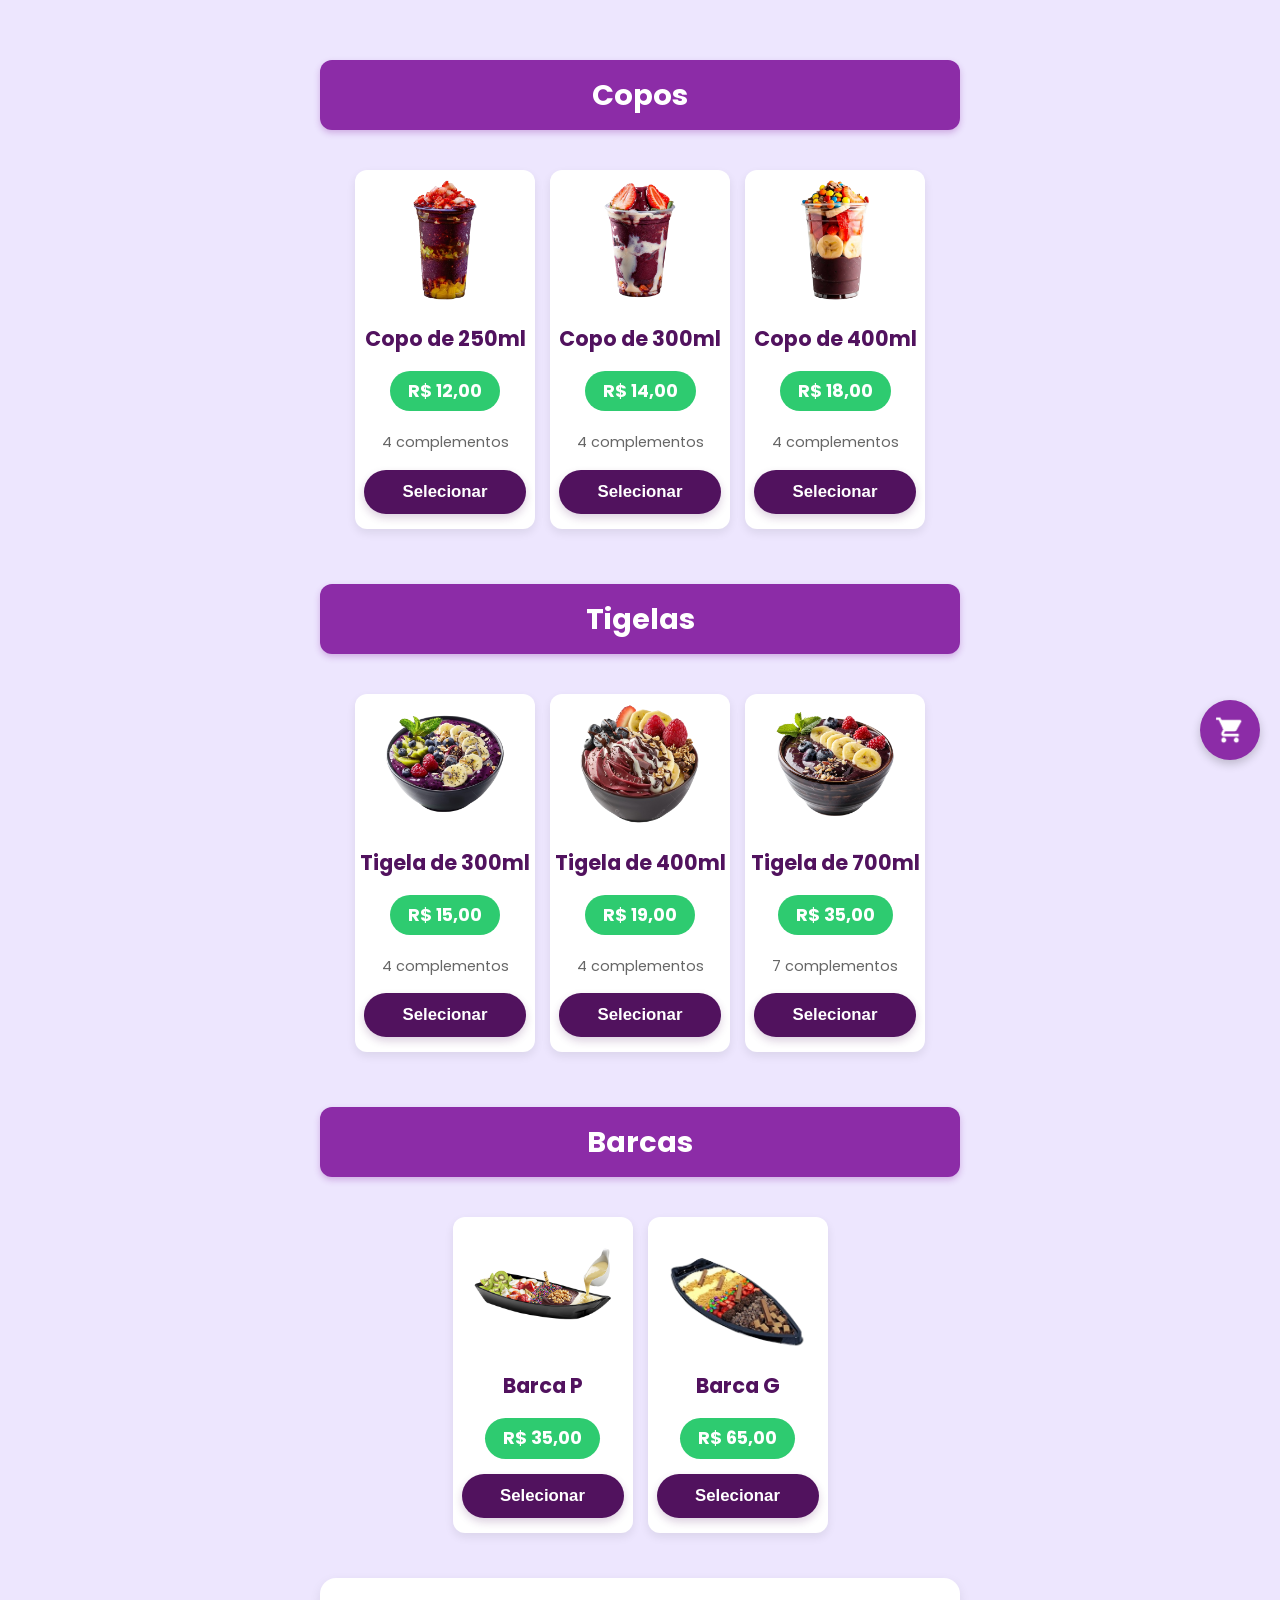
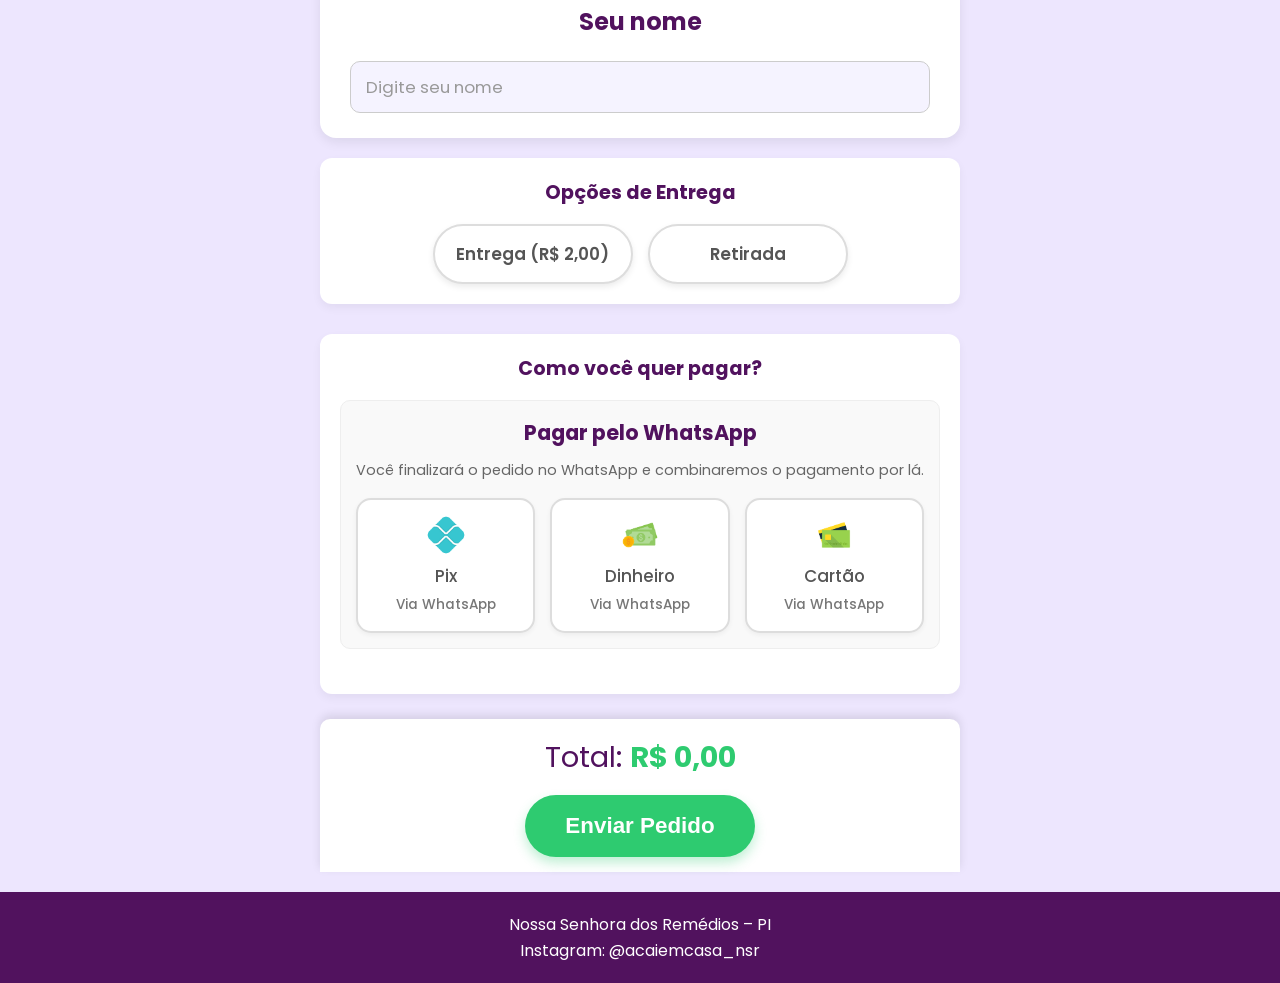
<file: index.html>
<!DOCTYPE html>
<html lang="pt-BR">
  <head>
    <meta charset="UTF-8" />
    <link rel="icon" type="image/x-icon" href="/favicon.ico" />
    <meta name="viewport" content="width=device-width, initial-scale=1.0" />
    <title>Açaí Em Casa - O Melhor da Cidade</title>
    <link rel="stylesheet" href="src/styles.css" />
    <!-- Google tag (gtag.js) -->
<script async src="https://www.googletagmanager.com/gtag/js?id=G-FT7NYWC2D3"></script>
<script>
  window.dataLayer = window.dataLayer || [];
  function gtag(){dataLayer.push(arguments);}
  gtag('js', new Date());

  gtag('config', 'G-FT7NYWC2D3');
</script>
  </head>
  <body>
    <div id="mobile-banner">
      <img src="p.png" alt="Banner de Promoção" />
    </div>

    <div class="banner"></div>

    <div class="container">
      <section class="section">
        <h2 class="section-title">Copos</h2>
        <div class="products-grid">
          <div class="product-card">
            <img src="/copo1.png" alt="Copo de 250ml" />
            <h3>Copo de 250ml</h3>
            <div class="price">R$ 12,00</div>
            <p class="complements-info">4 complementos</p>
            <button
              class="select-btn"
              data-product-id="copo250"
              onclick="selectProduct('copo250')"
            >
              Selecionar
            </button>
          </div>

          <div class="product-card">
            <img src="/copo2.png" alt="Copo de 300ml" />
            <h3>Copo de 300ml</h3>
            <div class="price">R$ 14,00</div>
            <p class="complements-info">4 complementos</p>
            <button
              class="select-btn"
              data-product-id="copo300"
              onclick="selectProduct('copo300')"
            >
              Selecionar
            </button>
          </div>

          <div class="product-card">
            <img src="/copo3.png" alt="Copo de 400ml" />
            <h3>Copo de 400ml</h3>
            <div class="price">R$ 18,00</div>
            <p class="complements-info">4 complementos</p>
            <button
              class="select-btn"
              data-product-id="copo400"
              onclick="selectProduct('copo400')"
            >
              Selecionar
            </button>
          </div>
        </div>
      </section>

      <section class="section">
        <h2 class="section-title">Tigelas</h2>
        <div class="products-grid">
          <div class="product-card">
            <img src="/tigela1.png" alt="Tigela de 300ml" />
            <h3>Tigela de 300ml</h3>
            <div class="price">R$ 15,00</div>
            <p class="complements-info">4 complementos</p>
            <button
              class="select-btn"
              data-product-id="tigela300"
              onclick="selectProduct('tigela300')"
            >
              Selecionar
            </button>
          </div>

          <div class="product-card">
            <img src="/tigela2.png" alt="Tigela de 400ml" />
            <h3>Tigela de 400ml</h3>
            <div class="price">R$ 19,00</div>
            <p class="complements-info">4 complementos</p>
            <button
              class="select-btn"
              data-product-id="tigela400"
              onclick="selectProduct('tigela400')"
            >
              Selecionar
            </button>
          </div>

          <div class="product-card">
            <img src="/tigela3.png" alt="Tigela de 700ml" />
            <h3>Tigela de 700ml</h3>
            <div class="price">R$ 35,00</div>
            <p class="complements-info">7 complementos</p>
            <button
              class="select-btn"
              data-product-id="tigela700"
              onclick="selectProduct('tigela700')"
            >
              Selecionar
            </button>
          </div>
        </div>
      </section>

      <section class="section">
        <h2 class="section-title">Barcas</h2>
        <div class="products-grid">
          <div class="product-card">
            <img src="/barca1.png" alt="Barca Pequena" />
            <h3>Barca P</h3>
            <div class="price">R$ 35,00</div>
            <button
              class="select-btn"
              data-product-id="barcaP"
              onclick="selectProduct('barcaP')"
            >
              Selecionar
            </button>
          </div>

          <div class="product-card">
            <img src="/barca2.png" alt="Barca Grande" />
            <h3>Barca G</h3>
            <div class="price">R$ 65,00</div>
            <button
              class="select-btn"
              data-product-id="barcaG"
              onclick="selectProduct('barcaG')"
            >
              Selecionar
            </button>
          </div>
        </div>
      </section>

      <section class="section form-section">
        <h3>Seu nome</h3>
        <input type="text" id="customer-name" placeholder="Digite seu nome" />
        <div id="email-phone-fields" style="display:none;">
            <input type="email" id="customer-email" placeholder="Seu e-mail (opcional)" />
            <input type="tel" id="customer-phone" placeholder="Seu telefone (opcional)" />
        </div>
      </section>

      <section class="delivery-section">
        <h3>Opções de Entrega</h3>
        <div class="delivery-options-wrapper" id="delivery-options-wrapper">
          <div class="delivery-option">
            <input
              type="checkbox"
              id="delivery-checkbox"
              onchange="handleDeliveryChange(this)"
            />
            <label for="delivery-checkbox">Entrega (R$ 2,00)</label>
          </div>
          <div class="delivery-option">
            <input
              type="checkbox"
              id="pickup-checkbox"
              onchange="handlePickupChange(this)"
            />
            <label for="pickup-checkbox">Retirada</label>
          </div>
        </div>
      </section>
      
      <section class="section form-section" id="delivery-address-section" style="display: none;">
        <h3>Local de Entrega</h3>
        <input type="text" id="delivery-address" placeholder="Digite seu endereço" />
      </section>

      <div id="main-payment-choice-section" style="margin-top: 30px; padding: 20px; background: #ffffff; border-radius: 12px; box-shadow: 0 4px 10px rgba(0,0,0,0.05);">
        <h3>Como você quer pagar?</h3>
        
        <div class="payment-mode-group">
          <h4>Pagar pelo WhatsApp</h4>
          <p class="payment-mode-description">Você finalizará o pedido no WhatsApp e combinaremos o pagamento por lá.</p>
          <div class="payment-options">
            <label class="payment-card" data-method="whatsapp-pix">
                <input type="radio" name="payment" value="whatsapp-pix" onchange="selectPaymentMethod('whatsapp-pix')">
                <img src="/icons/pix.png" alt="Pix" />
                <div>Pix</div>
                <small>Via WhatsApp</small>
            </label>

            <label class="payment-card" data-method="whatsapp-especie">
                <input type="radio" name="payment" value="whatsapp-especie" onchange="selectPaymentMethod('whatsapp-especie')">
                <img src="/icons/money.png" alt="Dinheiro" />
                <div>Dinheiro</div>
                <small>Via WhatsApp</small>
            </label>

            <label class="payment-card" data-method="whatsapp-cartao">
                <input type="radio" name="payment" value="whatsapp-cartao" onchange="selectPaymentMethod('whatsapp-cartao')">
                <img src="/icons/card.png" alt="Cartão" />
                <div>Cartão</div>
                <small>Via WhatsApp</small>
            </label>
          </div>
        </div>

        <div id="troco-section" style="display: none">
          <label>Troco para quanto? R$
            <input type="number" id="troco-value" min="0" step="0.01" />
          </label>
        </div>
      </div>

      <section class="section" id="old-cart-section" style="display: none">
        <h3>Pedidos adicionados (OLD)</h3>
        <ul id="cart-list-old" style="list-style: none; padding-left: 0"></ul>
        <button onclick="clearCart()">Limpar tudo e recomeçar</button>
      </section>

      <section class="summary-section">
        <div class="total-price">
          Total: <span id="total-price">R$ 0,00</span>
        </div>
        <div style="display: flex; flex-direction: column; gap: 10px">
          <button
            class="confirm-btn"
            id="confirm-all-btn"
            onclick="confirmAllOrders()"
            
          >
            Enviar Pedido
          </button>
        </div>
      </section>
    </div>

    <button class="floating-cart-btn" id="cart-icon" onclick="openCartModal()"> 
      <img src="/icons/cart.png" alt="Meu Carrinho" />
      <span id="cart-count">0</span>
    </button>

    <div id="cart-modal-overlay">
      <div id="cart-modal-content">
        <button class="close-modal-btn" onclick="closeCartModal()">X</button>
        <h3>Seu Carrinho</h3>
        <ul id="cart-modal-list"></ul>
        <div class="modal-total-price">
          Total: <span id="modal-total-price">R$ 0,00</span>
        </div>

        <div class="modal-cart-actions">
          <button
            class="modal-action-btn continue-shopping"
            onclick="closeCartModal()"
          >
            Selecionar mais itens
          </button>
          <button
            class="modal-action-btn confirm-order"
            onclick="confirmAllOrders()"
            
          >
            Enviar Pedido
          </button>
        </div>
        <button class="modal-clear-cart-btn" onclick="clearCart()">
          Limpar Carrinho
        </button>
      </div>
    </div>

    <div id="complements-modal-overlay">
      <div id="complements-modal-content">
        <button class="close-modal-btn" onclick="cancelComplementsSelection()">
          X
        </button>
        <h3>Escolha seus complementos</h3>
        <div id="complement-limit-info-modal"></div>

        <div class="search-complement-wrapper">
          <input type="text" id="complement-search-input" placeholder="Pesquisar complemento..." onkeyup="filterComplements()" />
          <span class="search-icon">🔍</span> </div>
        <div class="complements-scroll-area">
          <div class="complement-category">
            <h4>Complementos Grátis</h4>
            <div class="complements-grid">
              <div class="complement-item">
                <input
                  type="checkbox"
                  id="leite_po"
                  data-complement-id="leite_po"
                  data-price="0"
                  onchange="toggleComplement('leite_po', this.checked)"
                />
                <label for="leite_po">Leite em pó</label>
              </div>
              <div class="complement-item">
                <input
                  type="checkbox"
                  id="castanha"
                  data-complement-id="castanha"
                  data-price="0"
                  onchange="toggleComplement('castanha', this.checked)"
                />
                <label for="castanha">Castanha</label>
              </div>
              <div class="complement-item">
                <input
                  type="checkbox"
                  id="amendoim"
                  data-complement-id="amendoim"
                  data-price="0"
                  onchange="toggleComplement('amendoim', this.checked)"
                />
                <label for="amendoim">Amendoim</label>
              </div>
              <div class="complement-item">
                <input
                  type="checkbox"
                  id="granola"
                  data-complement-id="granola"
                  data-price="0"
                  onchange="toggleComplement('granola', this.checked)"
                />
                <label for="granola">Granola</label>
              </div>
              <div class="complement-item">
                <input
                  type="checkbox"
                  id="sucrilhos"
                  data-complement-id="sucrilhos"
                  data-price="0"
                  onchange="toggleComplement('sucrilhos', this.checked)"
                />
                <label for="sucrilhos">Sucrilhos</label>
              </div>
              <div class="complement-item">
                <input
                  type="checkbox"
                  id="tapioca"
                  data-complement-id="tapioca"
                  data-price="0"
                  onchange="toggleComplement('tapioca', this.checked)"
                />
                <label for="tapioca">Tapioca</label>
              </div>
              <div class="complement-item">
                <input
                  type="checkbox"
                  id="pacoca"
                  data-complement-id="pacoca"
                  data-price="0"
                  onchange="toggleComplement('pacoca', this.checked)"
                />
                <label for="pacoca">Paçoca</label>
              </div>
              <div class="complement-item">
                <input
                  type="checkbox"
                  id="cereja"
                  data-complement-id="cereja"
                  data-price="0"
                  onchange="toggleComplement('cereja', this.checked)"
                />
                <label for="cereja">Cereja</label>
              </div>
              <div class="complement-item">
                <input
                  type="checkbox"
                  id="choco_power"
                  data-complement-id="choco_power"
                  data-price="0"
                  onchange="toggleComplement('choco_power', this.checked)"
                />
                <label for="choco_power">Choco Power</label>
              </div>
              <div class="complement-item">
                <input
                  type="checkbox"
                  id="flocos_arroz"
                  data-complement-id="flocos_arroz"
                  data-price="0"
                  onchange="toggleComplement('flocos_arroz', this.checked)"
                />
                <label for="flocos_arroz">Flocos de arroz</label>
              </div>
              <div class="complement-item">
                <input
                  type="checkbox"
                  id="marshmallow"
                  data-complement-id="marshmallow"
                  data-price="0"
                  onchange="toggleComplement('marshmallow', this.checked)"
                />
                <label for="marshmallow">Marshmallow</label>
              </div>
              <div class="complement-item">
                <input
                  type="checkbox"
                  id="jujuba"
                  data-complement-id="jujuba"
                  data-price="0"
                  onchange="toggleComplement('jujuba', this.checked)"
                />
                <label for="jujuba">Jujuba</label>
              </div>
              <div class="complement-item">
                <input
                  type="checkbox"
                  id="mm"
                  data-complement-id="mm"
                  data-price="0"
                  onchange="toggleComplement('mm', this.checked)"
                />
                <label for="mm">M&M</label>
              </div>
              <div class="complement-item">
                <input
                  type="checkbox"
                  id="bolacha"
                  data-complement-id="bolacha"
                  data-price="0"
                  onchange="toggleComplement('bolacha', this.checked)"
                />
                <label for="bolacha">Bolacha</label>
              </div>
              <div class="complement-item">
                <input
                  type="checkbox"
                  id="bolacha_trit"
                  data-complement-id="bolacha_trit"
                  data-price="0"
                  onchange="toggleComplement('bolacha_trit', this.checked)"
                />
                <label for="bolacha_trit">Bolacha (triturado)</label>
              </div>
              <div class="complement-item">
                <input
                  type="checkbox"
                  id="bolacha_triunfo"
                  data-complement-id="bolacha_triunfo"
                  data-price="0"
                  onchange="toggleComplement('bolacha_triunfo', this.checked)"
                />
                <label for="bolacha_triunfo">Bolacha (Triunfo)</label>
              </div>
              <div class="complement-item">
                <input
                  type="checkbox"
                  id="chocolate_trit"
                  data-complement-id="chocolate_trit"
                  data-price="0"
                  onchange="toggleComplement('chocolate_trit', this.checked)"
                />
                <label for="chocolate_trit">Chocolate (triturado)</label>
              </div>
              <div class="complement-item">
                <input
                  type="checkbox"
                  id="granulado"
                  data-complement-id="granulado"
                  data-price="0"
                  onchange="toggleComplement('granulado', this.checked)"
                />
                <label for="granulado">Granulado</label>
              </div>
            </div>
          </div>

          <div class="complement-category">
            <h4>Frutas</h4>
            <div class="complements-grid">
              <div class="complement-item">
                <input
                  type="checkbox"
                  id="banana"
                  data-complement-id="banana"
                  data-price="0"
                  onchange="toggleComplement('banana', this.checked)"
                />
                <label for="banana">Banana</label>
              </div>
              <div class="complement-item">
                <input
                  type="checkbox"
                  id="uva"
                  data-complement-id="uva"
                  data-price="0"
                  onchange="toggleComplement('uva', this.checked)"
                />
                <label for="uva">Uva</label>
              </div>
            </div>
          </div>

          <div class="complement-category">
            <h4>Coberturas</h4>
            <div class="complements-grid">
              <div class="complement-item">
                <input
                  type="checkbox"
                  id="cob_chocolate"
                  data-complement-id="cob_chocolate"
                  data-price="0"
                  onchange="toggleComplement('cob_chocolate', this.checked)"
                />
                <label for="cob_chocolate">Chocolate</label>
              </div>
              <div class="complement-item">
                <input
                  type="checkbox"
                  id="cob_morango"
                  data-complement-id="cob_morango"
                  data-price="0"
                  onchange="toggleComplement('cob_morango', this.checked)"
                />
                <label for="cob_morango">Morango</label>
              </div>
              <div class="complement-item">
                <input
                  type="checkbox"
                  id="cob_caramelo"
                  data-complement-id="cob_caramelo"
                  data-price="0"
                  onchange="toggleComplement('cob_caramelo', this.checked)"
                />
                <label for="cob_caramelo">Caramelo</label>
              </div>
              <div class="complement-item">
                <input
                  type="checkbox"
                  id="cob_uva"
                  data-complement-id="cob_uva"
                  data-price="0"
                  onchange="toggleComplement('cob_uva', this.checked)"
                />
                <label for="cob_uva">Uva</label>
              </div>
              <div class="complement-item">
                <input
                  type="checkbox"
                  id="cob_abacaxi"
                  data-complement-id="cob_abacaxi"
                  data-price="0"
                  onchange="toggleComplement('cob_abacaxi', this.checked)"
                />
                <label for="cob_abacaxi">Abacaxi</label>
              </div>
              <div class="complement-item">
                <input
                  type="checkbox"
                  id="leite_condensado"
                  data-complement-id="leite_condensado"
                  data-price="0"
                  onchange="toggleComplement('leite_condensado', this.checked)"
                />
                <label for="leite_condensado">Leite condensado</label>
              </div>
              <div class="complement-item">
                <input
                  type="checkbox"
                  id="cob_kiwi"
                  data-complement-id="cob_kiwi"
                  data-price="0"
                  onchange="toggleComplement('cob_kiwi', this.checked)"
                />
                <label for="cob_kiwi">Kiwi</label>
              </div>
            </div>
          </div>

          <div class="complement-category">
            <h4>Adicionais Pagos (R$ 2,00 cada)</h4>
            <div class="complements-grid">
              <div class="complement-item">
                <input
                  type="checkbox"
                  id="nutella"
                  data-complement-id="nutella"
                  data-price="2"
                  onchange="toggleComplement('nutella', this.checked)"
                />
                <label for="nutella">Nutella</label>
              </div>
              <div class="complement-item">
                <input
                  type="checkbox"
                  id="doce_leite"
                  data-complement-id="doce_leite"
                  data-price="2"
                  onchange="toggleComplement('doce_leite', this.checked)"
                />
                <label for="doce_leite">Doce de leite</label>
              </div>
              <div class="complement-item">
                <input
                  type="checkbox"
                  id="kiwi"
                  data-complement-id="kiwi"
                  data-price="2"
                  onchange="toggleComplement('kiwi', this.checked)"
                />
                <label for="kiwi">Kiwi</label>
              </div>
            </div>
          </div>

          <div class="complement-category">
            <h4>Cremes (R$ 2,00 cada)</h4>
            <div class="complements-grid">
              <div class="complement-item">
                <input
                  type="checkbox"
                  id="creme_ninho"
                  data-complement-id="creme_ninho"
                  data-price="2"
                  onchange="toggleComplement('creme_ninho', this.checked)"
                />
                <label for="creme_ninho">Ninho</label>
              </div>
              <div class="complement-item">
                <input
                  type="checkbox"
                  id="creme_bacuri"
                  data-complement-id="creme_bacuri"
                  data-price="2"
                  onchange="toggleComplement('creme_bacuri', this.checked)"
                />
                <label for="creme_bacuri">Bacuri</label>
              </div>
              <div class="complement-item">
                <input
                  type="checkbox"
                  id="creme_maracuja"
                  data-complement-id="creme_maracuja"
                  data-price="2"
                  onchange="toggleComplement('creme_maracuja', this.checked)"
                />
                <label for="creme_maracuja">Maracujá</label>
              </div>
            </div>
          </div>
        </div>
        <div class="complement-modal-actions">
          <button
            class="confirm-complement-btn"
            onclick="confirmComplementsAndAddToCart()"
          >
            Confirmar e Adicionar
          </button>
          <button
            class="cancel-complement-btn"
            onclick="cancelComplementsSelection()"
          >
            Cancelar
          </button>
        </div>
      </div>
    </div>

    <footer class="footer">
      <p>Nossa Senhora dos Remédios – PI</p>
      <p>Instagram: @acaiemcasa_nsr</p>
    </footer>

    <div id="custom-alert-overlay" class="custom-alert-overlay">
        <div id="custom-alert-box" class="custom-alert-box">
            <span class="custom-alert-close-btn" onclick="closeCustomAlert()">X</span>
            <p id="custom-alert-message" class="custom-alert-message"></p>
            <button class="custom-alert-ok-btn" onclick="closeCustomAlert()">OK</button>
        </div>
    </div>
    <script src="src/simple-script.js"></script>
  </body>
</html>
</file>
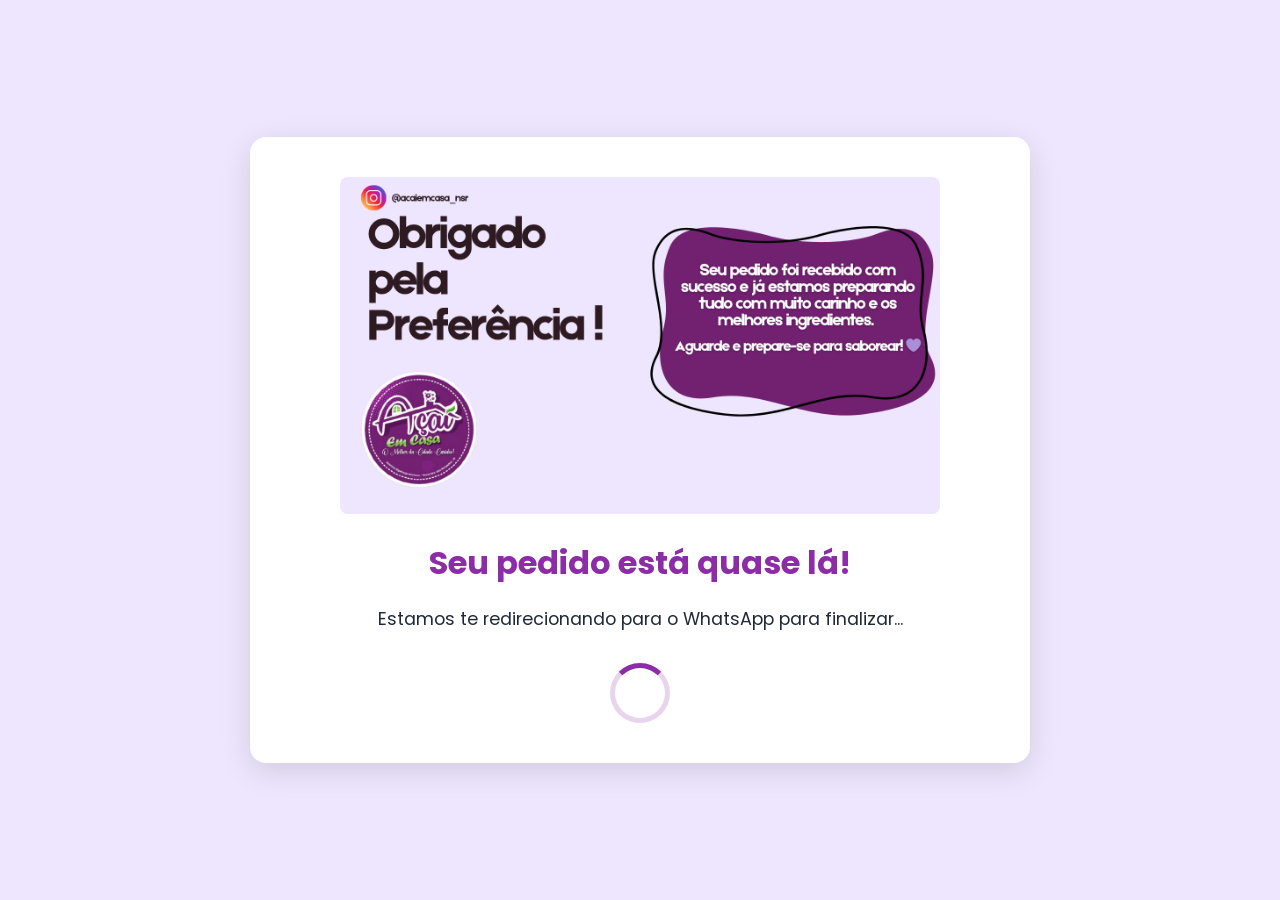
<file: thank-you-pix.html>
<!DOCTYPE html>
<html lang="pt-BR">
  <head>
    <meta charset="UTF-8" />
    <meta name="viewport" content="width=device-width, initial-scale=1.0" />
    <title>Estamos Preparando seu Pedido! - Açaí Em Casa</title>
    <link rel="stylesheet" href="/src/thank-you-styles.css" />
    <link rel="icon" type="image/x-icon" href="/favicon.ico" />
  </head>
  <body>
    <div class="thank-you-container">
      <img
        src="fundopix.png"
        alt="Açaí Em Casa"
        class="responsive-banner"
      />
      
      <h1>Seu pedido está quase lá!</h1>
      
      <p>
        Estamos te redirecionando para o WhatsApp para finalizar...
      </p>

      <div class="spinner"></div>

    </div>

    <script src="/src/thank-you-script.js"></script>
  </body>
</html>
</file>
<file: src/styles.css>
@import url('https://fonts.googleapis.com/css2?family=Poppins:wght@400;600;700&display=swap');

/* Reset básico e tipografia */
* {
  margin: 0;
  padding: 0;
  box-sizing: border-box;
}

html, body {
  height: 100%;
}

:root {
  /* ... outras variáveis ... */
  --color-bg: #ede6fe; /* Fundo principal (lavanda muito claro) */
  --color-surface: var(--color-bg); /* FAZ OS BLOCOS TEREM A MESMA COR DO FUNDO */
  --color-text: #1f2937; /* Texto principal (quase preto) */
  /* ... outras variáveis ... */
}

/* ESTA É A REGRA CORRIGIDA E COMPLETA */
body {
  font-family: 'Poppins', sans-serif;
  background-color: var(--color-bg); /* <- A única regra de fundo que precisamos */
  background-attachment: fixed;
  color: var(--color-text);
  line-height: 1.6;
  display: flex;
  flex-direction: column;
  min-height: 100vh;
  /* Removido padding-top daqui para aplicar apenas na media query */
}

/* Header */
.header {
  background-color: #51125e;
  color: white;
  padding: 20px;
  text-align: center;
  box-shadow: 0 4px 6px rgba(0, 0, 0, 0.1);
  flex-shrink: 0;
}

/* Container principal da página */
.container {
  max-width: 1200px;
  margin: 0 auto;
  padding: 20px;
  flex-grow: 1;
  padding-bottom: 20px;
}

/* Título de Seção */
.section-title {
  background-color: #8c2ca7; /* A cor de fundo roxa */
  color: #fff; /* A cor da fonte branca */
  border-radius: 12px; /* As bordas arredondadas */
  box-shadow: 0 3px 6px rgba(140, 44, 167, 0.3); /* A sombra suave */
  padding: 12px 25px; /* Espaço DENTRO da caixa */
  margin: 40px auto; /* Espaço FORA da caixa (em cima e embaixo) */
  text-align: center;
  font-size: 1.8rem;
  max-width: 800px;
}

/* Grids de produtos */
.products-grid {
  display: flex;
  flex-wrap: wrap;
  gap: 15px;
  justify-content: center;
  align-items: flex-start;
  padding: 0 10px;
}

.product-card {
  width: 180px;
  margin-bottom: 15px;
  flex-shrink: 0;
  text-align: center;
  display: flex;
  flex-direction: column;
  align-items: center;
  justify-content: space-between;
  padding-bottom: 15px;
  background-color: #ffffff; /* Adicionado para todos os cards terem fundo branco */
  border-radius: 12px; /* Bordas arredondadas */
  box-shadow: 0 4px 10px rgba(0, 0, 0, 0.08); /* Sombra para os cards */
  transition: transform 0.3s ease, box-shadow 0.3s ease;
}

.product-card:hover {
    transform: translateY(-5px);
    box-shadow: 0 8px 16px rgba(0, 0, 0, 0.15);
}

.product-card img {
    width: 140px;
    height: 140px;
    object-fit: contain;
    margin-bottom: 12px;
}

.product-card h3 {
    color: #51125e;
    font-size: 1.3rem;
    margin-bottom: 8px;
    width: 100%;
}

.complements-info {
    font-size: 0.9em;
    color: #666;
    margin-bottom: 10px;
    flex-grow: 1;
    display: flex;
    align-items: center;
    justify-content: center;
    text-align: center;
    padding: 5px 0;
    width: 100%;
}

.price {
    background-color: #2ecb70;
    color: white;
    padding: 6px 18px;
    border-radius: 30px;
    font-size: 1.1rem;
    font-weight: bold;
    display: inline-block;
    margin: 8px 0 15px;
}

.select-btn {
    background-color: #51125e;
    color: white;
    border: none;
    padding: 12px 25px;
    border-radius: 30px;
    font-size: 1.05rem;
    cursor: pointer;
    transition: background-color 0.3s ease, transform 0.2s ease, box-shadow 0.2s ease;
    width: 90%;
    max-width: 200px;
    margin-top: auto;
    font-weight: 600;
    box-shadow: 0 4px 8px rgba(81, 18, 94, 0.2);
    align-self: center;
}

.select-btn:hover {
    background-color: #6d1c80;
    transform: translateY(-2px);
    box-shadow: 0 6px 12px rgba(81, 18, 94, 0.3);
}

.select-btn.selected {
    background-color: #2ecb70;
    color: #ffffff;
    box-shadow: 0 4px 8px rgba(46, 203, 112, 0.3);
    transform: translateY(0);
}

/* Banner */
.banner {
  width: 100%;
  max-height: 450px;
  background-image: url('/d.png');
  background-repeat: no-repeat;
  background-size: cover;
  background-position: center;
  aspect-ratio: 16/9;
}

/* Rodapé principal */
.summary-section {
  background: #ffffff;
  border-radius: 10px 10px 0 0;
  padding: 15px 20px;
  box-shadow: 0 -4px 10px rgba(0, 0, 0, 0.1);
  text-align: center;
  flex-shrink: 0;
  min-height: 120px;
  display: flex;
  flex-direction: column;
  align-items: center;
  justify-content: center;
  width: 100%;
  margin-top: 25px;
}

.total-price {
  font-size: 1.8rem;
  color: #51125e;
  margin-bottom: 15px;
  width: 100%;
}

.total-price span {
  color: #2ecb70;
  font-weight: bold;
}

.footer {
  background-color: #51125e;
  color: white;
  text-align: center;
  padding: 20px;
  margin-top: auto;
  flex-shrink: 0;
}

/* Checkboxes e Radios personalizados */
.complements-grid input[type="checkbox"],
.delivery-section input[type="checkbox"] {
    position: absolute;
    opacity: 0;
    width: 0;
    height: 0;
    pointer-events: none;
}

/* Os inputs de rádio de pagamento agora estão em #main-payment-choice-section */
#main-payment-choice-section input[name="payment"] {
    position: absolute;
    opacity: 0;
    width: 0;
    height: 0;
    pointer-events: none;
}

.complement-item label,
.delivery-option label,
.payment-card {
    display: block;
    padding: 12px 15px;
    border: 1px solid #ddd;
    border-radius: 10px;
    cursor: pointer;
    background-color: #ffffff;
    transition: all 0.3s ease;
    text-align: center;
    font-weight: 500;
    color: #555;
    box-shadow: 0 2px 5px rgba(0,0,0,0.05);
}

.complement-item label:hover,
.delivery-option label:hover,
.payment-card:hover {
    border-color: #8c2ca7;
    background-color: #f5f0ff;
    box-shadow: 0 4px 8px rgba(0,0,0,0.1);
}

.complements-grid input[type="checkbox"]:checked + label,
.delivery-section input[type="checkbox"]:checked + label {
    border-color: #8c2ca7;
    background-color: #f0e6ff;
    color: #51125e;
    box-shadow: 0 4px 8px rgba(140, 44, 167, 0.2);
    font-weight: 600;
}

#main-payment-choice-section .payment-card.selected {
    border-color: #8c2ca7;
    background-color: #f0e6ff;
    color: #51125e;
    box-shadow: 0 4px 8px rgba(140, 44, 167, 0.3);
    font-weight: 600;
}

/* Layouts específicos */
.complement-category h4 {
    color: #51125e;
    font-size: 1.2rem;
    margin-bottom: 15px;
    border-bottom: 1px solid #eee;
    padding-bottom: 8px;
    margin-top: 20px;
    text-align: center;
}

.complements-grid {
    display: grid;
    grid-template-columns: repeat(auto-fit, minmax(110px, 1fr));
    gap: 12px;
    justify-content: center; /* Centraliza a grade horizontalmente */
    align-items: stretch;
}

.complement-item {
    display: flex;
    flex-direction: column;
    align-items: center;
    justify-content: center;
    height: 100%;
    text-align: center;
}

.complement-item label {
    width: 100%;
    height: 100%;
    min-height: 50px;
    display: flex;
    align-items: center;
    justify-content: center;
    padding: 10px 8px;
    font-size: 0.95rem;
    font-weight: 500;
    border-radius: 8px;
}

.delivery-section, #main-payment-choice-section, #delivery-address-section {
    margin-top: 20px;
    padding: 20px;
    background: #ffffff;
    border-radius: 12px;
    box-shadow: 0 4px 10px rgba(0,0,0,0.05);
}

.delivery-section h3, #main-payment-choice-section h3, #delivery-address-section h3,
.payment-mode-group h4 {
    color: #51125e;
    font-size: 1.2rem;
    margin-bottom: 15px;
    text-align: center;
}

.delivery-options-wrapper, .payment-options {
    display: flex;
    flex-wrap: wrap;
    gap: 15px;
    justify-content: center;
    align-items: stretch;
}

.delivery-option {
    flex-grow: 1;
    max-width: 200px;
    text-align: center;
}

.delivery-option label {
    min-width: 140px;
    padding: 15px 20px;
    font-size: 1.05rem;
    font-weight: 600;
    border-radius: 30px;
    border: 2px solid #ddd;
    box-shadow: 0 3px 6px rgba(0,0,0,0.08);
}

.delivery-option label:hover {
    border-color: #8c2ca7;
    box-shadow: 0 4px 8px rgba(140, 44, 167, 0.2);
}

.delivery-section input[type="checkbox"]:checked + label {
    border-color: #2ecb70;
    background-color: #e6ffe6;
    color: #28a745;
    box-shadow: 0 4px 8px rgba(46, 203, 112, 0.3);
}

.payment-card {
    flex: 1 1 150px;
    max-width: 180px;
    border: 2px solid #ddd;
    border-radius: 15px;
    padding: 15px;
    cursor: pointer;
    display: flex;
    flex-direction: column;
    align-items: center;
    justify-content: center;
}

.payment-card:hover {
    border-color: #8c2ca7;
    background-color: #f5f0ff;
    box-shadow: 0 5px 10px rgba(140, 44, 167, 0.2);
}

.payment-card img {
    width: 40px;
    height: 40px;
    margin-bottom: 8px;
}

.payment-card div {
    font-size: 1.05rem;
    font-weight: 500;
}

.payment-card small {
    font-size: 0.85em;
    color: #777;
    margin-top: 5px;
}

/* Campos de texto */
#customer-name, #troco-section input, #delivery-address, #customer-email, #customer-phone {
    width: 100%;
    padding: 12px 15px;
    border: 1px solid #ccc;
    border-radius: 10px;
    font-size: 1.05rem;
    text-align: left; /* Mantido como left para melhor UX em campos de texto */
    font-family: 'Poppins', sans-serif;
    transition: all 0.3s ease;
    background-color: #f5f3ff;
}

#customer-name:focus, #troco-section input:focus, #delivery-address:focus, #customer-email:focus, #customer-phone:focus {
    border-color: #8c2ca7;
    outline: none;
    box-shadow: 0 0 0 4px rgba(140, 44, 167, 0.15);
    background-color: #ffffff;
}

#troco-section label {
    display: block;
    margin-bottom: 8px;
    color: #51125e;
    font-weight: 600;
}

/* --- Lista do Carrinho no Modal --- */
#cart-modal-list {
    list-style: none;
    padding: 15px;
    margin-top: 15px;
    max-height: 300px;
    overflow-y: auto;
    background: #fdfdfd;
    border-radius: 8px;
    border: 1px solid #eee;
}

#cart-modal-list li {
    padding: 8px 0;
    border-bottom: 1px dashed #eee;
    display: flex;
    justify-content: space-between;
    align-items: center;
    flex-wrap: wrap;
}

#cart-modal-list li small {
    flex-basis: 100%;
    font-style: italic;
    color: #777;
}

/* --- Botão Flutuante de Carrinho --- */
.floating-cart-btn {
    position: fixed;
    bottom: 140px;
    right: 20px;
    background-color: #8c2ca7;
    color: white;
    border: none;
    border-radius: 50%;
    width: 60px;
    height: 60px;
    display: flex;
    align-items: center;
    justify-content: center;
    cursor: pointer;
    box-shadow: 0 4px 10px rgba(0, 0, 0, 0.2);
    z-index: 1001;
    transition: transform 0.3s ease;
}

.floating-cart-btn img { width: 30px; height: 30px; }
.floating-cart-btn:hover { transform: scale(1.05); }

#cart-count {
    position: absolute;
    top: -5px;
    right: -5px;
    background-color: #2ecb70;
    color: white;
    border-radius: 50%;
    padding: 3px 7px;
    font-size: 0.75rem;
    font-weight: bold;
}

/* --- Botões de Ação --- */
.confirm-btn {
    background-color: #2ecb70;
    color: white;
    border: none;
    padding: 18px 40px;
    border-radius: 35px;
    font-size: 1.4rem;
    cursor: pointer;
    font-weight: bold;
    box-shadow: 0 6px 12px rgba(46, 203, 112, 0.3);
    transition: background-color 0.3s ease, transform 0.3s ease, box-shadow 0.3s ease;
}

.confirm-btn:hover {
    background-color: #28b563;
    transform: translateY(-3px);
}

.confirm-btn:disabled {
    background-color: #cccccc;
    cursor: not-allowed;
    box-shadow: none;
    transform: none;
}

.modal-clear-cart-btn {
    background-color: #dc3545;
    color: white;
    border: none;
    padding: 10px 20px;
    border-radius: 8px;
    cursor: pointer;
    margin: 20px auto 0;
    transition: background-color 0.3s ease;
}

.modal-clear-cart-btn:hover { background-color: #c82333; }

/***** INÍCIO DA SEÇÃO DO MODAL - VERSÃO FINAL *****/

/* --- ESTILOS GERAIS PARA MODAIS --- */
#cart-modal-overlay,
#complements-modal-overlay {
    position: fixed;
    top: 0;
    left: 0;
    width: 100%;
    height: 100%;
    background-color: rgba(0, 0, 0, 0.6);
    z-index: 2000;
    display: flex;
    align-items: center;
    justify-content: center;
    opacity: 0;
    visibility: hidden;
    transition: opacity 0.3s ease, visibility 0.3s ease;
}

#cart-modal-overlay.is-visible,
#complements-modal-overlay.is-visible {
    opacity: 1;
    visibility: visible;
}

/* Conteúdo do Modal (a caixa branca) */
#cart-modal-content,
#complements-modal-content {
    background-color: #ffffff;
    border-radius: 12px;
    box-shadow: 0 8px 25px rgba(0, 0, 0, 0.25);
    width: 90%;
    max-width: 650px;
    padding: 20px;
    text-align: center;
    position: relative;
    height: 90vh;
    display: flex;
    flex-direction: column;
    transform: scale(0.95);
    transition: transform 0.3s ease;
}

#cart-modal-overlay.is-visible #cart-modal-content,
#complements-modal-overlay.is-visible #complements-modal-content {
    transform: scale(1);
}

/* Botão de fechar (X) */
.close-modal-btn {
    position: absolute;
    top: 10px;
    right: 15px;
    background: none;
    border: none;
    font-size: 1.8rem;
    color: #999;
    cursor: pointer;
    z-index: 10;
}

.close-modal-btn:hover { color: #333; }

/* Área de Rolagem dos Complementos */
.complements-scroll-area {
    flex-grow: 1;
    overflow-y: auto;
    min-height: 0;
    text-align: left;
    padding: 0 10px;
}

/* Ações do Modal de Complementos (Botões) */
.complement-modal-actions {
    padding-top: 20px;
    border-top: 1px solid #eee;
    background-color: #ffffff;
    flex-shrink: 0;
    display: flex;
    flex-direction: column;
    align-items: center;
    gap: 15px;
    
}


.confirm-complement-btn,
.cancel-complement-btn {
    width: 100%;
    max-width: 300px;
    padding: 12px 25px;
    border: none;
    border-radius: 30px;
    font-size: 1rem;
    font-weight: 600;
    cursor: pointer;
    transition: all 0.3s ease;
}

.confirm-complement-btn {
    background-color: #2ecb70;
    color: white;
    box-shadow: 0 4px 8px rgba(46, 203, 112, 0.3);
}

.confirm-complement-btn:hover {
    background-color: #28b563;
    transform: translateY(-2px);
}

.cancel-complement-btn {
    background-color: #ffc107;
    color: #333;
    box-shadow: 0 4px 8px rgba(255, 193, 7, 0.3);
}

.cancel-complement-btn:hover {
    background-color: #e0a800;
    transform: translateY(-2px);
}

/***** FIM DA SEÇÃO DO MODAL *****/

/* Media Queries para Mobile */
@media (max-width: 600px) {
    .floating-cart-btn {
        bottom: 100px;
        width: 55px;
        height: 55px;
    }

    #complements-modal-content {
        width: 90%;
        border-radius: 12px;
        padding: 20px;
        display: flex;
        flex-direction: column;
        height: auto;
        max-height: 85vh;
    }

    .complements-scroll-area {
        overflow-y: auto;
        padding-top: 35px;
    }

    .modal-cart-actions {
        margin: 20px 0 10px;
    }
}

/* Media Query para Layout de Produtos no Mobile */
@media (max-width: 600px) {
    .product-card {
        width: calc(50% - 15px); /* Mantém os dois cards por linha */
        flex-grow: 1;
    }
}

/* Media Query para Layout de Produtos em Telas Maiores */
@media (min-width: 768px) {
    .product-card {
        width: 180px; /* Em telas grandes, cada card tem uma largura fixa */
        flex-grow: 0;
    }
}

.modal-action-btn {
    width: 100%;
    padding: 15px;
    border-radius: 30px;
    font-size: 1.1rem;
    font-weight: 600;
    cursor: pointer;
    border: none;
    transition: all 0.3s ease;
    box-shadow: 0 4px 8px rgba(0,0,0,0.1);
}

.modal-action-btn:hover {
    transform: translateY(-2px);
    box-shadow: 0 6px 12px rgba(0,0,0,0.15);
}

/* Botão Verde "Enviar Pedido" */
.modal-action-btn.confirm-order {
    background-color: #2ecb70;
    color: white;
}

.modal-action-btn.confirm-order:hover {
    background-color: #28b563;
}

/* Botão "Selecionar mais itens" (estilo secundário) */
.modal-action-btn.continue-shopping {
    background-color: #fff;
    color: #51125e;
    border: 2px solid #51125e;
}

.modal-action-btn.continue-shopping:hover {
    background-color: #f5f0ff;
}

/* Ajusta o botão de limpar para ser menos proeminente */
.modal-clear-cart-btn {
    background: none;
    border: none;
    color: #999;
    text-decoration: underline;
    font-size: 0.9rem;
    box-shadow: none;
    margin-top: 10px;
}

.modal-clear-cart-btn:hover {
    color: #dc3545;
    background-color: transparent;
    transform: none;
}

/* --- Efeito de Destaque para Validação de Campos (CORRIGIDO E COMPLETO) --- */
.highlight-error {
    border: 2px solid #e74c3c !important; /* Borda vermelha forte */
    box-shadow: 0 0 10px rgba(231, 76, 60, 0.5) !important; /* Sombra vermelha */
    animation: flashRed 0.5s ease-in-out 3; /* Adiciona a animação de piscar 3 vezes */
    transition: all 0.3s ease-in-out; /* Mantém a transição suave */
    transform: scale(1.02); /* Leve aumento para chamar atenção */
}

/* Para labels e divs que contêm inputs, um fundo que pisca pode ser melhor */
label.highlight-error,
.delivery-options-wrapper.highlight-error,
#main-payment-choice-section.highlight-error,
.payment-mode-group.highlight-error { /* Adicionado para destacar o grupo de pagamento */
    background-color: rgba(231, 76, 60, 0.1); /* Fundo vermelho bem claro */
    border: 1px solid rgba(231, 76, 60, 0.5);
    animation: flashRedBackground 0.5s ease-in-out 3;
}

/* Keyframes para a animação de borda/sombra */
@keyframes flashRed {
    0% { box-shadow: 0 0 10px rgba(231, 76, 60, 0.7); } /* Mais visível no início */
    50% { box-shadow: none; }
    100% { box-shadow: 0 0 10px rgba(231, 76, 60, 0.7); }
}

/* Keyframes para a animação de fundo (para divs/labels) */
@keyframes flashRedBackground {
    0% { background-color: rgba(231, 76, 60, 0.2); }
    50% { background-color: transparent; }
    100% { background-color: rgba(231, 76, 60, 0.2); }
}

/* Impede rolagem do body quando modal está aberto */
body.modal-open {
    overflow: hidden;
}

/* Estilos para banner mobile */
#mobile-banner {
    display: none; /* Mantido para ser ativado apenas na media query */
    position: fixed; /* Continua fixo no topo da viewport */
    top: 0;
    left: 0;
    width: 100%;
    z-index: 1000;
    background-color: #fff;
    text-align: center;
    /* Adiciona transição para o efeito de esconder */
    transition: transform 0.5s ease-out, opacity 0.5s ease-out; /* Transição para suavizar o desaparecimento */
}

#mobile-banner.hidden {
    transform: translateY(-100%); /* Move o banner para cima, para fora da tela */
    opacity: 0; /* Torna-o invisível */
    pointer-events: none; /* Impede que ele seja clicável quando escondido */
}

#mobile-banner img {
    width: 100%;
    height: auto;
    display: block;
    max-height: 257px; /* Ajuste este valor conforme a altura desejada do seu banner */
    object-fit: cover;
}

/* Media Query para Mobile */
@media (max-width: 768px) {
    #mobile-banner {
        display: block; /* Mostra o banner mobile apenas em telas pequenas */
    }
    .banner {
        display: none; /* Esconde o banner de desktop no mobile */
    }

    body {
        /*
         * IMPORTANTE: Ajuste este padding-top para ser igual ou ligeiramente MAIOR
         * que a 'max-height' do seu #mobile-banner img.
         * Isso empurra o conteúdo da página para baixo, evitando que ele fique
         * por baixo do banner fixo. Se o banner tiver bordas ou padding, adicione isso à altura.
         * Ex: se max-height é 200px, use padding-top: 200px; ou 210px para uma margem.
         */
        padding-top: 200px; /* Ajuste este valor! */
    }

    /* Se você quiser remover o padding-top depois que o banner some, você precisaria de mais JavaScript
      para remover/ajustar o padding-top do body. Por simplicidade, vamos mantê-lo,
      assumindo que o banner some e você aceita o espaço vazio no topo.
      Se quiser o conteúdo subindo, é um pouco mais complexo e requer JS mais avançado. */
}

/* Estilos para a seção de formulário e campos de entrada */
.form-section {
    background-color: #ffffff;
    border-radius: 16px;
    padding: 25px 30px;
    margin-top: 30px;
    box-shadow: 0 4px 12px rgba(0, 0, 0, 0.08);
}

.form-section h3 {
    color: #51125e;
    font-size: 1.5rem;
    font-weight: 700;
    text-align: center;
    margin-bottom: 20px;
}

/* Estilo para o texto 'Digite seu nome' */
#customer-name::placeholder {
    color: #999;
}

/* Adicione estas regras ao seu styles.css para a busca de complementos */
.search-complement-wrapper {
    position: relative;
    margin: 20px auto;
    width: 90%;
    max-width: 400px;
}

#complement-search-input {
    width: 100%;
    padding: 12px 40px 12px 15px;
    border: 1px solid #ccc;
    border-radius: 25px;
    font-size: 1rem;
    box-shadow: 0 2px 5px rgba(0,0,0,0.05);
    transition: all 0.3s ease;
}

#complement-search-input::placeholder {
    color: #999;
}

#complement-search-input:focus {
    border-color: #8c2ca7;
    box-shadow: 0 0 0 3px rgba(140, 44, 167, 0.1);
    outline: none;
}

.search-icon {
    position: absolute;
    right: 15px;
    top: 50%;
    transform: translateY(-50%);
    color: #888;
    pointer-events: none;
}

#complements-modal-content {
    padding-top: 20px;
}

.complements-scroll-area {
    padding-top: 15px;
}

/* --- Novos estilos para a seção de escolha de pagamento principal --- */
#main-payment-choice-section {
    margin-top: 20px;
    padding: 20px;
    background: #ffffff;
    border-radius: 12px;
    box-shadow: 0 4px 10px rgba(0,0,0,0.05);
    text-align: center;
}

.payment-mode-group {
    margin-bottom: 25px;
    padding: 15px;
    border: 1px solid #eee;
    border-radius: 10px;
    background-color: #f9f9f9;
}

.payment-mode-group:last-child {
    margin-bottom: 0;
}

.payment-mode-group h4 {
    font-size: 1.3em;
    color: #51125e;
    margin-top: 0;
    margin-bottom: 10px;
}

.payment-mode-description {
    font-size: 0.9em;
    color: #666;
    margin-bottom: 15px;
}

.divider {
    font-weight: bold;
    color: #888;
    margin: 25px 0;
    text-transform: uppercase;
    position: relative;
    text-align: center;
}

.divider::before,
.divider::after {
    content: '';
    position: absolute;
    top: 50%;
    width: 40%;
    height: 1px;
    background-color: #ddd;
}

.divider::before {
    left: 0;
}

.divider::after {
    right: 0;
}

/* Garante que o card selecionado seja diferente */
.payment-card.selected {
    border-color: #2ecb70; /* Verde para seleção */
    background-color: #e6ffe6; /* Fundo verde claro */
    color: #28a745; /* Texto verde */
    box-shadow: 0 4px 8px rgba(46, 203, 112, 0.3);
}

/* Pequeno ajuste para os radios ocultos dentro da nova estrutura */
#main-payment-choice-section input[name="payment"] {
    position: absolute;
    opacity: 0;
    width: 0;
    height: 0;
    pointer-events: none;
}
/* Custom Alert Pop-up */
.custom-alert-overlay {
    position: fixed;
    top: 0;
    left: 0;
    width: 100%;
    height: 100%;
    background-color: rgba(0, 0, 0, 0.6); /* Fundo semi-transparente escuro */
    z-index: 2002; /* Maior que os modais (2000) */
    display: flex;
    align-items: center;
    justify-content: center;
    opacity: 0;
    visibility: hidden;
    transition: opacity 0.3s ease, visibility 0.3s ease;
}

.custom-alert-overlay.is-visible {
    opacity: 1;
    visibility: visible;
}

.custom-alert-box {
    background-color: #ffffff; /* Fundo branco para a caixa do alerta */
    border-radius: 12px;
    box-shadow: 0 8px 25px rgba(0, 0, 0, 0.25);
    width: 90%;
    max-width: 400px; /* Largura máxima para o pop-up */
    padding: 30px 25px 25px; /* Espaçamento interno */
    text-align: center;
    position: relative;
    transform: scale(0.9); /* Começa um pouco menor para animação */
    transition: transform 0.3s ease;
}

.custom-alert-overlay.is-visible .custom-alert-box {
    transform: scale(1); /* Expande para o tamanho normal ao aparecer */
}

.custom-alert-close-btn {
    position: absolute;
    top: 10px;
    right: 15px;
    background: none;
    border: none;
    font-size: 1.5rem;
    color: #999;
    cursor: pointer;
    z-index: 10;
    font-weight: bold;
}

.custom-alert-close-btn:hover {
    color: #333;
}

.custom-alert-message {
    font-size: 1.1rem;
    color: #51125e; /* Cor do seu tema */
    margin-bottom: 25px;
    font-weight: 500;
}

.custom-alert-ok-btn {
    background-color: #8c2ca7; /* Cor do seu tema (roxa) */
    color: white;
    border: none;
    padding: 12px 30px;
    border-radius: 30px;
    font-size: 1rem;
    font-weight: 600;
    cursor: pointer;
    transition: background-color 0.3s ease, transform 0.2s ease;
    box-shadow: 0 4px 8px rgba(140, 44, 167, 0.2);
}

.custom-alert-ok-btn:hover {
    background-color: #6d1c80; /* Tom mais escuro do roxo no hover */
    transform: translateY(-2px);
}
/* Animação de Tremor para Botões */
@keyframes shake {
  0%, 100% { transform: translateX(0); }
  10%, 30%, 50%, 70%, 90% { transform: translateX(-5px); }
  20%, 40%, 60%, 80% { transform: translateX(5px); }
}

.shake-animation {
  animation: shake 0.5s cubic-bezier(.36,.07,.19,.97) both;
  transform: translate3d(0, 0, 0);
  backface-visibility: hidden;
  perspective: 1000px;
}

/* Estilo para Campos de Input com Erro */
.input-error {
  border: 2px solid #e74c3c !important; /* Borda vermelha */
  box-shadow: 0 0 8px rgba(231, 76, 60, 0.5) !important; /* Sombra vermelha */
}

/* Estilo para o Pop-up de Alerta de Erro */
.custom-alert-box.error {
  border: 2px solid #e74c3c; /* Borda vermelha */
  background-color: #ffe8e8; /* Fundo mais claro para o erro */
  color: #c0392b; /* Texto mais escuro */
}

.custom-alert-box.error .custom-alert-message {
  color: #c0392b; /* Garante que a mensagem também seja vermelha */
}

.custom-alert-box.error .custom-alert-ok-btn {
  background-color: #e74c3c; /* Botão OK vermelho */
  border-color: #e74c3c;
}
</file>
<file: src/thank-you-styles.css>
/* src/thank-you-styles.css */

@import url('https://fonts.googleapis.com/css2?family=Poppins:wght@400;600;700&display=swap');

:root {
    --color-bg: #eee6fe;
    --color-primary: #8c2ca7;
    --color-secondary: #51125e;
    --color-accent: #2ecb70;
    --color-text: #1f2937;
    --color-surface: #ffffff;
}

body {
    font-family: 'Poppins', sans-serif;
    background-color: var(--color-bg);
    display: flex;
    justify-content: center;
    align-items: center; /* Centraliza verticalmente */
    min-height: 100vh;
    margin: 0;
    padding: 20px;
    box-sizing: border-box;
    color: var(--color-text);
}

.thank-you-container {
    background-color: var(--color-surface);
    border-radius: 16px;
    box-shadow: 0 8px 30px rgba(0, 0, 0, 0.12);
    padding: 40px;
    text-align: center;
    max-width: 700px;
    width: 100%;
    /* Animação de entrada */
    opacity: 0;
    transform: translateY(20px);
    animation: fadeIn 0.5s ease-out forwards;
}

@keyframes fadeIn {
    to {
        opacity: 1;
        transform: translateY(0);
    }
}

.responsive-banner {
    width: 100%;
    max-width: 600px; /* Limita o tamanho do banner */
    height: auto;
    display: block;
    margin: 0 auto 25px auto;
    border-radius: 8px;
}

h1 {
    color: var(--color-primary); /* Roxo principal */
    font-size: 2em;
    margin-bottom: 15px;
}

p {
    color: var(--color-text);
    font-size: 1.1em;
    line-height: 1.6;
    margin-bottom: 30px;
}

.spinner {
    margin: 0 auto;
    width: 50px;
    height: 50px;
    border: 5px solid rgba(140, 44, 167, 0.2); /* Borda roxa clara */
    border-top-color: var(--color-primary); /* Borda roxa forte no topo */
    border-radius: 50%;
    animation: spin 1s linear infinite;
}

@keyframes spin {
    to {
        transform: rotate(360deg);
    }
}

/* Responsividade */
@media (max-width: 480px) {
    .thank-you-container {
        /* Aumente o padding para dar mais espaço interno */
        padding: 30px; /* Increased from 25px */
        /* Remova max-width: 100% para que o padding possa funcionar melhor */
        /* Se quiser que ocupe quase toda a largura, use uma porcentagem ou deixe em auto com margens */
        width: 95%; /* Adjust as needed, e.g., 90% or 95% */
        margin: 0 auto; /* Center the container */
    }
    .responsive-banner {
        width: 100%; /* Ensures the image takes full width of its container */
        height: auto;
        display: block;
        margin: 0 auto 25px auto;
        border-radius: 8px;
    }

    h1 {
        font-size: 1.8em; /* Increased from 1.6em */
    }

    p {
        font-size: 1.1em; /* Increased from 1em */
    }
}
</file>
